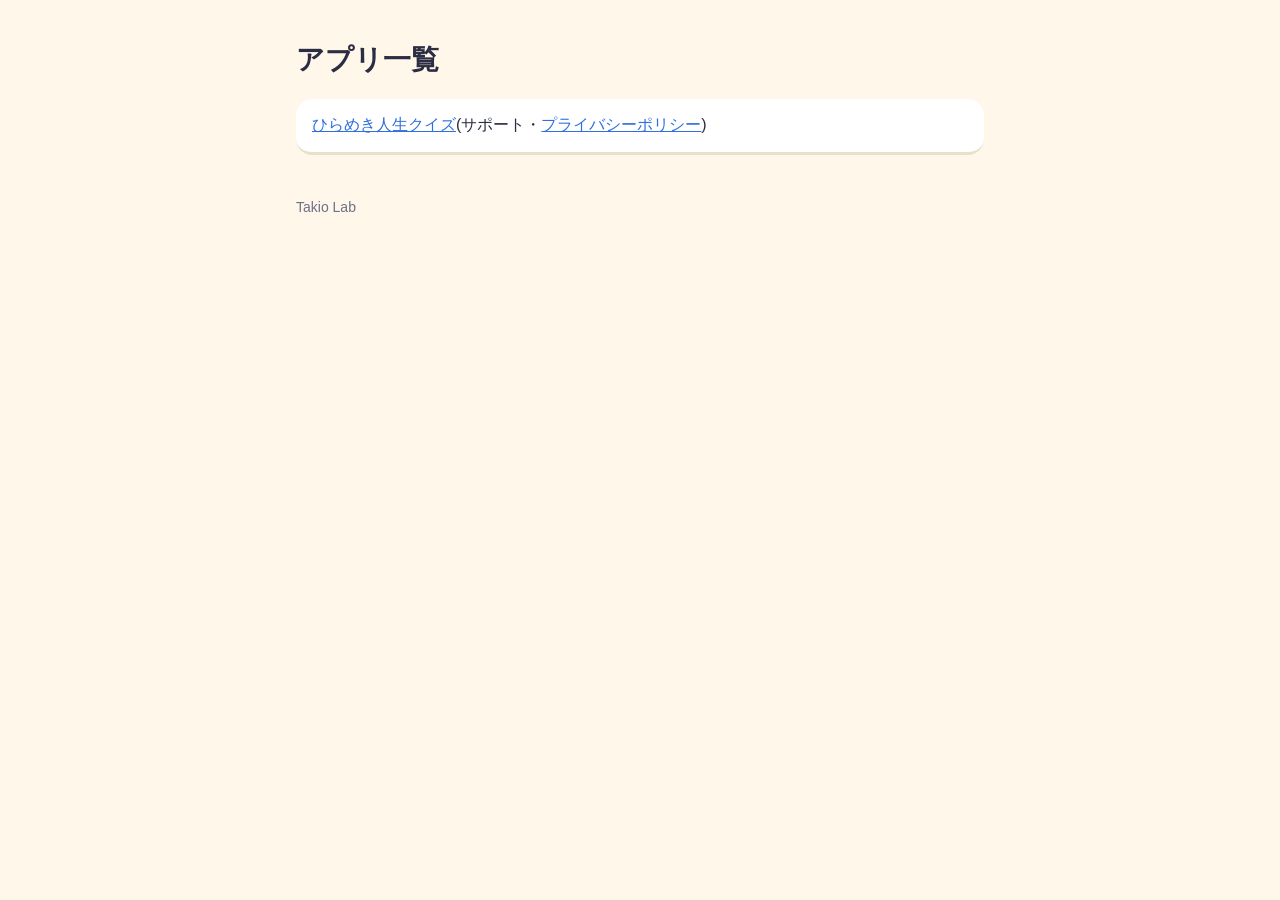
<file: index.html>
<!doctype html>
<html lang="ja">
<head>
<meta charset="utf-8">
<meta name="viewport" content="width=device-width, initial-scale=1">
<title>アプリ一覧</title>
<link rel="stylesheet" href="style.css">
</head>
<body>
<main class="page">
  <h1>アプリ一覧</h1>
  <ul class="list">
    <li><a href="hirameki-jinsei/">ひらめき人生クイズ</a>(サポート・<a href="hirameki-jinsei/privacy.html">プライバシーポリシー</a>)</li>
  </ul>
  <p class="meta">Takio Lab</p>
</main>
</body>
</html>
</file>
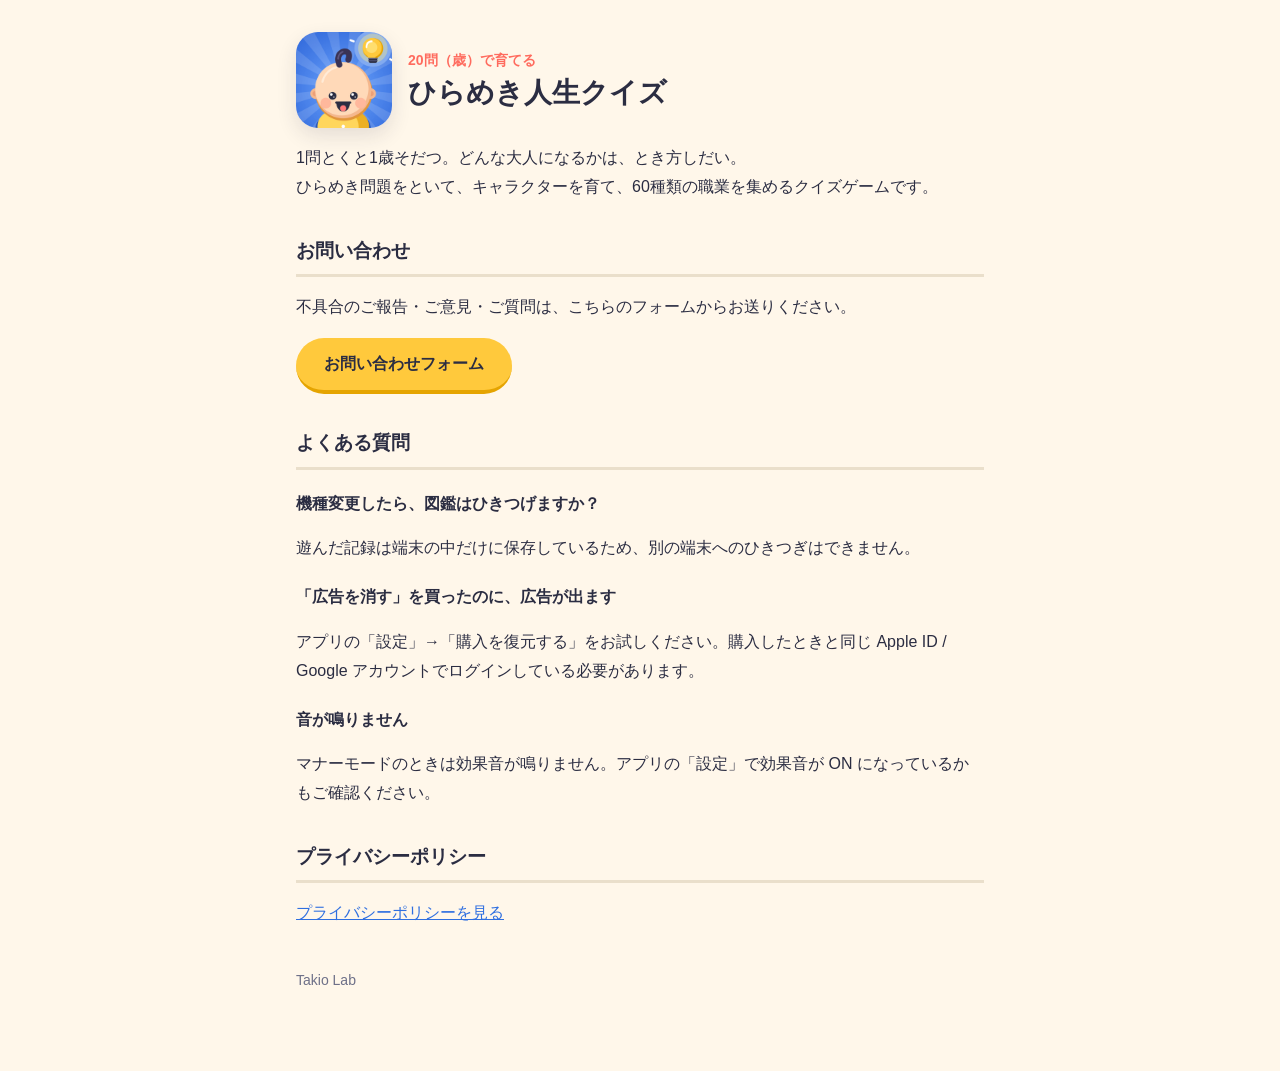
<file: hirameki-jinsei/index.html>
<!doctype html>
<html lang="ja">
<head>
<meta charset="utf-8">
<meta name="viewport" content="width=device-width, initial-scale=1">
<title>ひらめき人生クイズ｜サポート</title>
<link rel="stylesheet" href="../style.css">
</head>
<body>
<main class="page">
  <header class="app">
    <img src="icon.png" alt="" width="96" height="96">
    <div>
      <p class="kicker">20問（歳）で育てる</p>
      <h1>ひらめき人生クイズ</h1>
    </div>
  </header>

  <p>1問とくと1歳そだつ。どんな大人になるかは、とき方しだい。<br>ひらめき問題をといて、キャラクターを育て、60種類の職業を集めるクイズゲームです。</p>

  <h2>お問い合わせ</h2>
  <p>不具合のご報告・ご意見・ご質問は、こちらのフォームからお送りください。</p>
  <p><a class="button" href="https://forms.gle/ghoffB6CAqdEAVpn8" target="_blank" rel="noopener">お問い合わせフォーム</a></p>

  <h2>よくある質問</h2>
  <h3>機種変更したら、図鑑はひきつげますか？</h3>
  <p>遊んだ記録は端末の中だけに保存しているため、別の端末へのひきつぎはできません。</p>
  <h3>「広告を消す」を買ったのに、広告が出ます</h3>
  <p>アプリの「設定」→「購入を復元する」をお試しください。購入したときと同じ Apple ID / Google アカウントでログインしている必要があります。</p>
  <h3>音が鳴りません</h3>
  <p>マナーモードのときは効果音が鳴りません。アプリの「設定」で効果音が ON になっているかもご確認ください。</p>

  <h2>プライバシーポリシー</h2>
  <p><a href="privacy.html">プライバシーポリシーを見る</a></p>

  <p class="meta">Takio Lab</p>
</main>
</body>
</html>
</file>
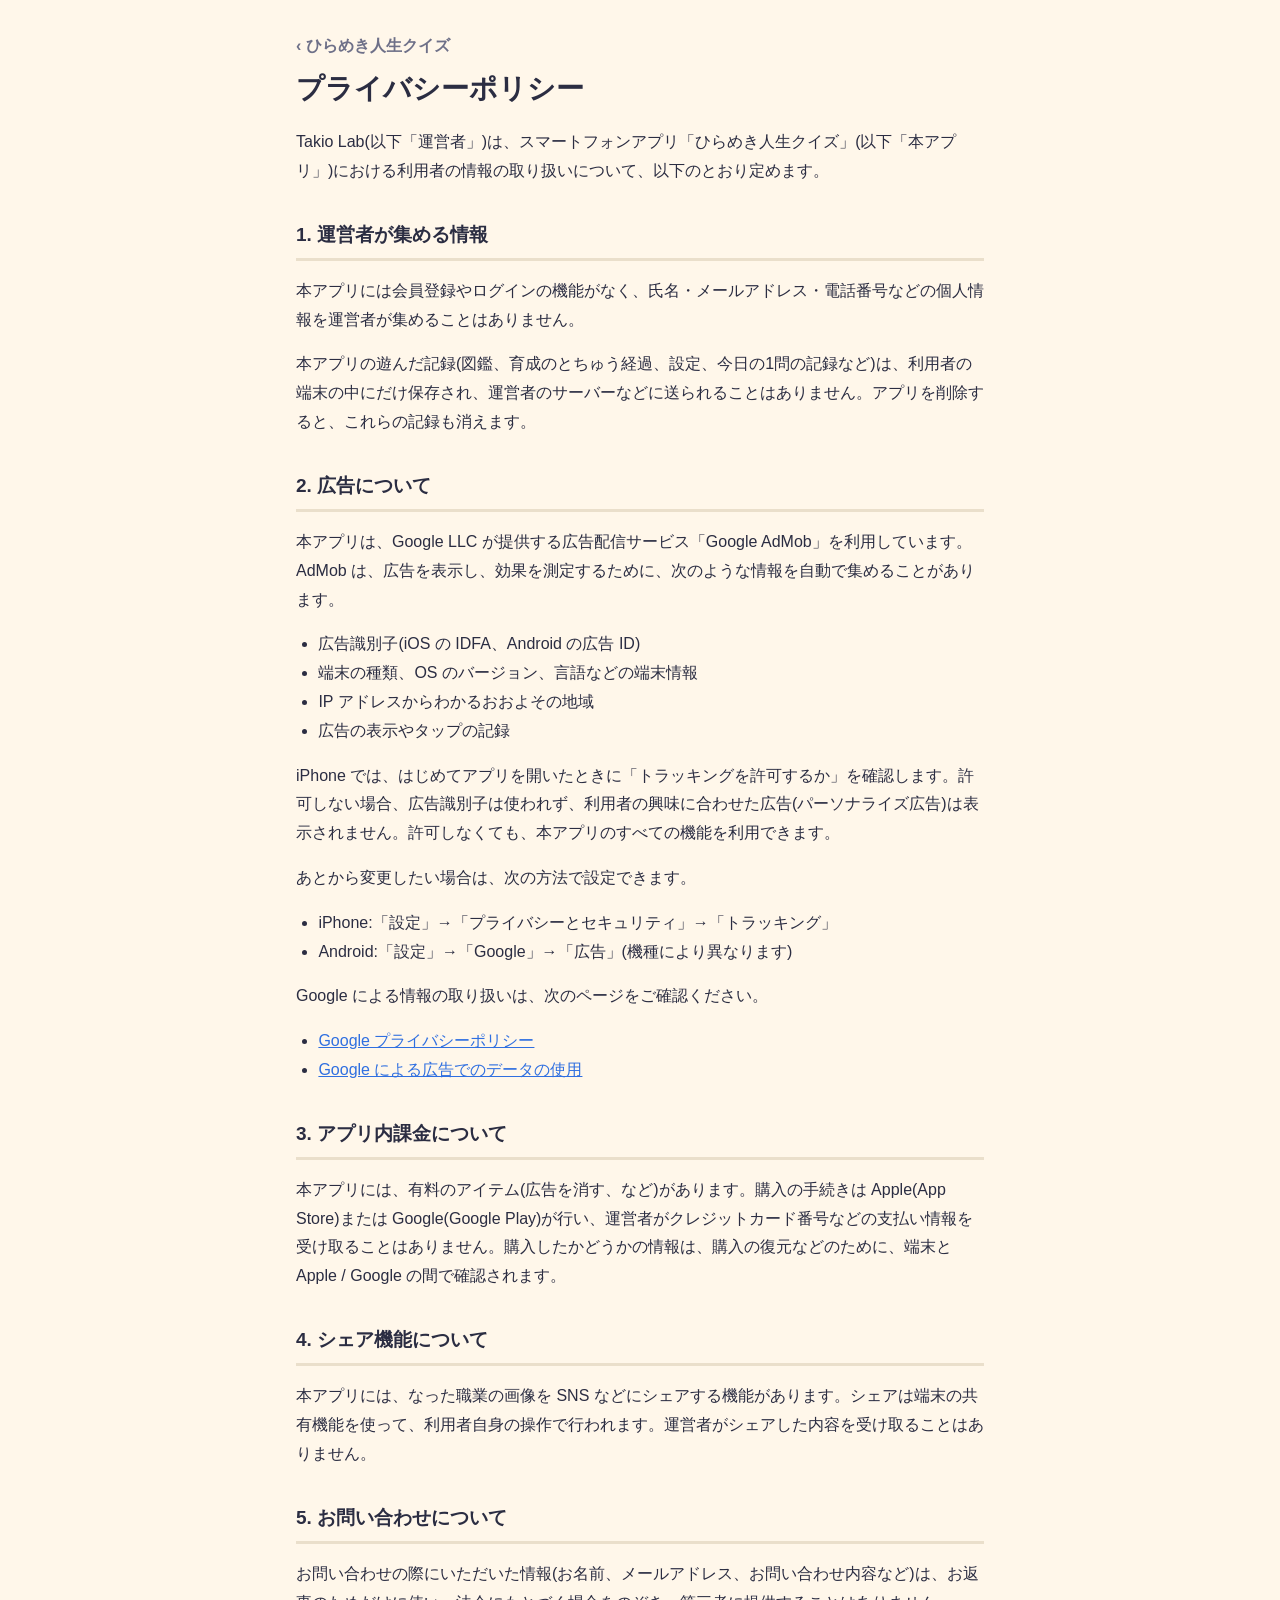
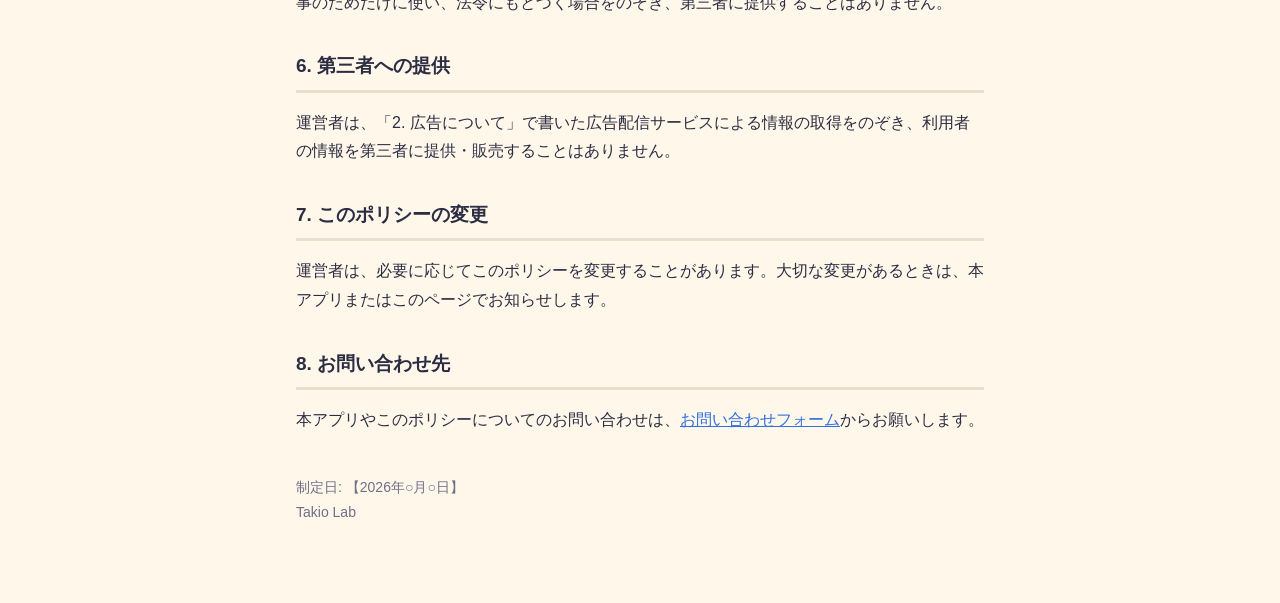
<file: hirameki-jinsei/privacy.html>
<!doctype html>
<html lang="ja">
<head>
<meta charset="utf-8">
<meta name="viewport" content="width=device-width, initial-scale=1">
<title>プライバシーポリシー｜ひらめき人生クイズ</title>
<link rel="stylesheet" href="../style.css">
</head>
<body>
<main class="page">
  <a class="back" href="./">‹ ひらめき人生クイズ</a>
  <h1>プライバシーポリシー</h1>

  <p>Takio Lab(以下「運営者」)は、スマートフォンアプリ「ひらめき人生クイズ」(以下「本アプリ」)における利用者の情報の取り扱いについて、以下のとおり定めます。</p>

  <h2>1. 運営者が集める情報</h2>
  <p>本アプリには会員登録やログインの機能がなく、氏名・メールアドレス・電話番号などの個人情報を運営者が集めることはありません。</p>
  <p>本アプリの遊んだ記録(図鑑、育成のとちゅう経過、設定、今日の1問の記録など)は、利用者の端末の中にだけ保存され、運営者のサーバーなどに送られることはありません。アプリを削除すると、これらの記録も消えます。</p>

  <h2>2. 広告について</h2>
  <p>本アプリは、Google LLC が提供する広告配信サービス「Google AdMob」を利用しています。AdMob は、広告を表示し、効果を測定するために、次のような情報を自動で集めることがあります。</p>
  <ul>
    <li>広告識別子(iOS の IDFA、Android の広告 ID)</li>
    <li>端末の種類、OS のバージョン、言語などの端末情報</li>
    <li>IP アドレスからわかるおおよその地域</li>
    <li>広告の表示やタップの記録</li>
  </ul>
  <p>iPhone では、はじめてアプリを開いたときに「トラッキングを許可するか」を確認します。許可しない場合、広告識別子は使われず、利用者の興味に合わせた広告(パーソナライズ広告)は表示されません。許可しなくても、本アプリのすべての機能を利用できます。</p>
  <p>あとから変更したい場合は、次の方法で設定できます。</p>
  <ul>
    <li>iPhone:「設定」→「プライバシーとセキュリティ」→「トラッキング」</li>
    <li>Android:「設定」→「Google」→「広告」(機種により異なります)</li>
  </ul>
  <p>Google による情報の取り扱いは、次のページをご確認ください。</p>
  <ul>
    <li><a href="https://policies.google.com/privacy" target="_blank" rel="noopener">Google プライバシーポリシー</a></li>
    <li><a href="https://policies.google.com/technologies/ads" target="_blank" rel="noopener">Google による広告でのデータの使用</a></li>
  </ul>

  <h2>3. アプリ内課金について</h2>
  <p>本アプリには、有料のアイテム(広告を消す、など)があります。購入の手続きは Apple(App Store)または Google(Google Play)が行い、運営者がクレジットカード番号などの支払い情報を受け取ることはありません。購入したかどうかの情報は、購入の復元などのために、端末と Apple / Google の間で確認されます。</p>

  <h2>4. シェア機能について</h2>
  <p>本アプリには、なった職業の画像を SNS などにシェアする機能があります。シェアは端末の共有機能を使って、利用者自身の操作で行われます。運営者がシェアした内容を受け取ることはありません。</p>

  <h2>5. お問い合わせについて</h2>
  <p>お問い合わせの際にいただいた情報(お名前、メールアドレス、お問い合わせ内容など)は、お返事のためだけに使い、法令にもとづく場合をのぞき、第三者に提供することはありません。</p>

  <h2>6. 第三者への提供</h2>
  <p>運営者は、「2. 広告について」で書いた広告配信サービスによる情報の取得をのぞき、利用者の情報を第三者に提供・販売することはありません。</p>

  <h2>7. このポリシーの変更</h2>
  <p>運営者は、必要に応じてこのポリシーを変更することがあります。大切な変更があるときは、本アプリまたはこのページでお知らせします。</p>

  <h2>8. お問い合わせ先</h2>
  <p>本アプリやこのポリシーについてのお問い合わせは、<a href="https://forms.gle/ghoffB6CAqdEAVpn8" target="_blank" rel="noopener">お問い合わせフォーム</a>からお願いします。</p>

  <p class="meta">制定日: 【2026年○月○日】<br>Takio Lab</p>
</main>
</body>
</html>
</file>
<file: style.css>
/* アプリのサポートページ共通の見た目(ひらめき人生クイズと同じ色) */
:root {
  --paper: #FFF7EA;
  --card: #FFFFFF;
  --ink: #2B2D42;
  --ink-soft: #6E7088;
  --edge: #EADFCB;
  --yellow: #FFC93C;
  --yellow-deep: #E5A400;
  --red: #FF6B5E;
}
* { box-sizing: border-box; }
body {
  margin: 0;
  background: var(--paper);
  color: var(--ink);
  font-family: "Hiragino Maru Gothic ProN", "M PLUS Rounded 1c", "Hiragino Sans", "Meiryo", sans-serif;
  line-height: 1.8;
  font-size: 16px;
}
.page {
  max-width: 720px;
  margin: 0 auto;
  padding: 32px 16px 64px;
}
h1 { font-size: 28px; line-height: 1.4; margin: 8px 0 20px; }
h2 {
  font-size: 19px;
  margin: 32px 0 8px;
  padding-bottom: 6px;
  border-bottom: 3px solid var(--edge);
}
h3 { font-size: 16px; margin: 20px 0 4px; }
p, li { overflow-wrap: anywhere; }
ul { padding-left: 1.4em; }
a { color: #2F6FE0; }
.back { display: inline-block; font-weight: bold; text-decoration: none; color: var(--ink-soft); }
.meta { margin-top: 40px; color: var(--ink-soft); font-size: 14px; }
.app { display: flex; align-items: center; gap: 16px; margin-bottom: 8px; }
.app img { border-radius: 22px; box-shadow: 0 8px 20px rgba(43, 45, 66, 0.12); flex: none; }
.app h1 { margin: 0; }
.kicker { margin: 0; color: var(--red); font-weight: bold; font-size: 14px; }
.button {
  display: inline-block;
  padding: 12px 28px;
  border-radius: 999px;
  background: var(--yellow);
  border-bottom: 4px solid var(--yellow-deep);
  color: var(--ink);
  font-weight: bold;
  text-decoration: none;
}
.button:active { border-bottom-width: 1px; transform: translateY(3px); }
.list { list-style: none; padding: 0; }
.list li { background: var(--card); border-radius: 16px; padding: 12px 16px; margin-bottom: 10px; border-bottom: 3px solid var(--edge); }
</file>
